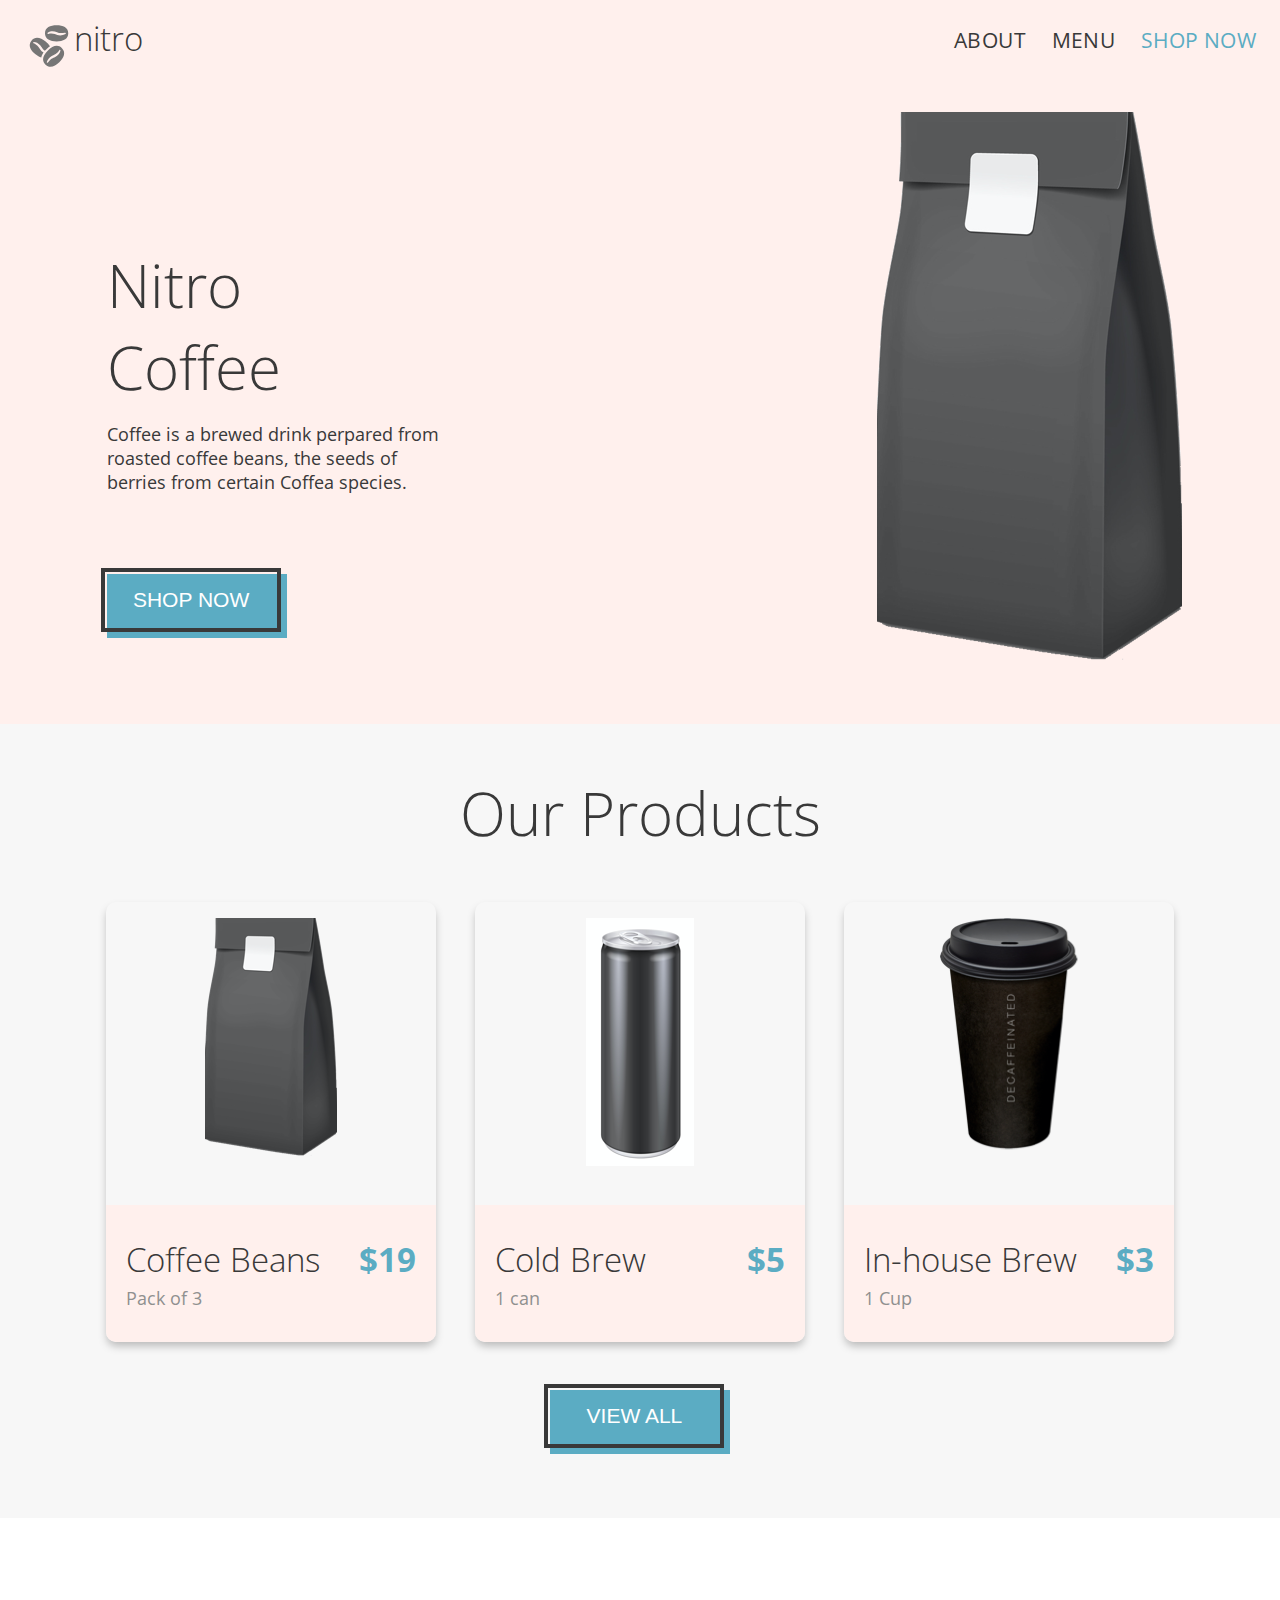
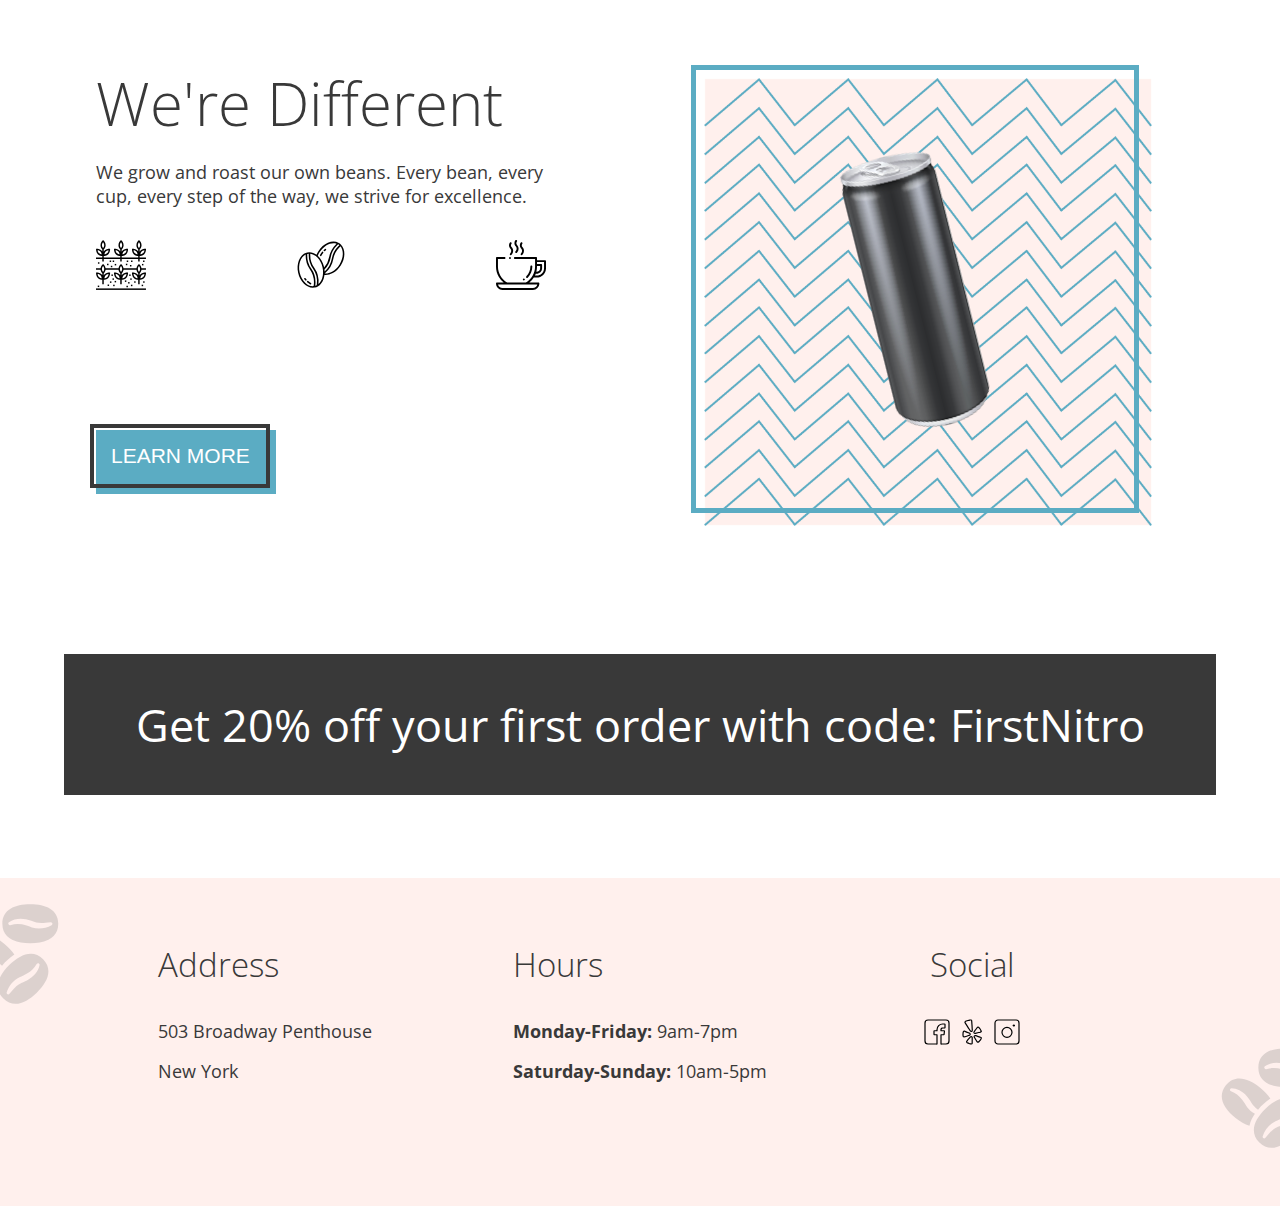
<file: index.html>
<!DOCTYPE html>
<html lang="en">
<head>
    <meta charset="UTF-8">
    <meta name="viewport" content="width=device-width, initial-scale=1.0">
    <meta name="description" content="home page of coffee shop with products">
    <meta name="keywords" content="coffee shop,cofffee,coffee beans,cold brew,in-house brew,new york">
    <link href="https://fonts.googleapis.com/css2?family=Open+Sans:ital,wght@0,300;0,400;0,600;0,700;1,400&display=swap" rel="stylesheet">
    <link rel="stylesheet" href="./css/global.css">
    <link rel="stylesheet" href="./css/landing.css">
    <title>Coffee Shop | Home</title>
</head>
<body>
  <!-- Header Section Begins -->
  <section class="header-section" id="header-section" >

      <!-- Nav bar begins -->
        <div class="header-section__nav-container">
          <nav class="header-section__nav-bar nav-bar" id="nav-bar">

            <div class="header-section__logo-container">  
              <a class="header-section__logo-link" href="./index.html"><img class="header-section__logo" id="bean-logo" src="./assets/images/coffee-beans-logo-and-footer.svg"  alt="coffee bean logo"></a>
              <h2 class="header-section__heading nav-heading" id="nitro-heading"><a href="./index.html">nitro</a></h2>
            </div>
            
              <ul class="header-section__nav-links">
              <li class="header-section__nav-option nav-link">
                <a class="header-section__nav-link uppercase" href="./index.html">About</a>
              </li>
              <li class="header-section__nav-option nav-link">
                <a class="header-section__nav-link uppercase" href="../pages/menu.html">Menu</a>
              </li>
              <li class="header-section__nav-option nav-link">
                <a class="header-section__nav-link uppercase" href="./pages/menu.html"><span class="no-wrap">Shop Now</span></a>
              </li>
            </ul>
          </nav>
        </div>
        <div class="header-section__hero-container">

          <div class="header-section__cta-container">
            <header>
              <h1 class="header-section__heading">Nitro Coffee</h1>
            </header>
            <p class="header-section__tagline" id="coffee-definition">Coffee is a brewed drink perpared from roasted coffee beans, the seeds of berries from certain Coffea species.</p>
            <div class="btn-wrapper">
                <button class="header-section__button--shop-now btn uppercase"><a href="./pages/menu.html">Shop Now</a></button>
              <div class="under-button"></div>
            </div>
          </div>

          <div class="header-section__hero-image-container">
            <img class="header-section__hero-image" src="./assets/images/coffeebeans-hero.png" alt="coffee bag">
          </div>
        </div>
    </section>
    <!-- Header Section Ends -->
      
    <!-- Main Begins -->
    <main class="main" id="main">
        
        <!-- Our Products Section Begins -->
      <section class="our-products-section" id="our-products-section">
        <header>
          <h2 class="our-products-section__heading">Our Products</h2>
        </header>

        <div class="our-products-section__card-container">

          <!-- Card 1 -->
          <div class="card">
            <img class="card__product-image" src="./assets/images/coffeebeans.png" alt="a bag of premium coffee beans">
            <div class="card__product-info">
              <div class="card__main-text">
                <h3 class="card__product-heading"><span class="no-wrap">Coffee Beans</span></h3>
                <p class="product-card__price inline-block">$19</p>
              </div>
              <p class="card__product-quantity">Pack of 3</p>
            </div>
          </div>

          <!-- Card 2 -->
          <div class="card">
            <img class="card__product-image" src="./assets/images/coldbrew.png" alt="a can of cold brew coffee">
            <div class="card__product-info">
              <div class="card__main-text">
                <h3 class="card__product-heading"><span class="no-wrap">Cold Brew</span></h3>
                <p class="product-card__price inline-block">$5</p>
              </div>
              <p class="card__product-quantity">1 can</p>
            </div>
          </div>

          <!-- Card 3 -->
          <div class="card">
            <img class="card__product-image" src="./assets/images/inhousebrew.png" alt="in-house brew coffee in a paper cup">
            <div class="card__product-info">
              <div class="card__main-text">
                <h3 class="card__product-heading"><span class="no-wrap">In-house Brew</span></h3>
                <p class="product-card__price inline-block">$3</p>
              </div>
              <p class="card__product-quantity">1 Cup</p>
            </div>
          </div>

        </div> 
        <div class="our-products-section__btn-div">
          <div class="btn-wrapper">
                <button class="header-section__button--shop-now btn uppercase"><a href="./pages/menu.html">View All</a></button>
            <div class="under-button"></div>
          </div>
        </div>

      </section>
        <!-- Our Products Section Ends -->
              
        <!-- Discount Section Begins -->
        <section class="discount-section" id="discount-section">

          <div class="discount-section__container">
          
            <div class="discount-section__cta--container">
              
              <div class="discount-section__cta-text--container">
                
                
                <div class="discount-section__text-container"></div>
                
                <header>
                  <h2 class="discount-section__heading"><span class="no-wrap">We're Different</span></h2>
                </header>
                <p class="discount-section__heading__tagline">We grow and roast our own beans. Every bean, every cup, every step of the way, we strive for excellence.</p>
                
              </div> <!-- end of discount-section__cta-text--container -->
              
              <div class="discount-section__icon-container">
                <img class="discount__icons" src="./assets/images/planting.svg" alt="icon of a plant">
                <img class="discount__icons" src="./assets/logos/coffee-beans.svg" alt="icon of a coffee bean">
                <img class="discount__icons" src="./assets/images/coffee-cup.svg" alt="icon of a coffee cup">
              </div> <!-- end of discount-section__icon-container -->

              <div class="discount-section__btn-div">
                <div class="btn-wrapper">
                    <button class="discount-section__button--learn-more btn uppercase"><span class="no-wrap"><a href="./index.html">Learn More</a></span></button>
                  <div class="under-button"></div>
                </div>
              </div> <!-- discount-section__btn-div -->

            </div> <!-- end of discount-section__cta--container  -->
            
            <div class="discount-section__image-container">
              <div class="discount-section__image--offset">
                <span aria-describedby="image of a tilted can of cold brew coffee"></span>

                <div class="discount-section__image--background">
                </div>
              </div>
            </div>
          </div>
            
            
           <!-- end of discount-section__container-->
          <div class="discount-section__banner">
            <p class="discount-section__discount-text">Get 20% off your first order with code: <span class="discount-section__discount-span text-strong">FirstNitro</span></p>
          </div>

        </section>
        <!-- Discount Section Ends -->
  
      </main>
      <!-- Main Ends -->
      
      <!-- Footer section begins -->
    <footer class="footer-section" id="footer-section">
      <img class="footer-section__bean-logo" src="./assets/images/coffee-beans-logo-and-footer.svg" alt="a coffee bean icon">
      <div class="footer-section__column-container">
  
        <div class="footer-section__address-container" id="address-container">
          <h3 class="footer-section__address-heading nav-heading">Address</h3>
          <p class="footer-section__address-text">503 Broadway Penthouse</p>
          <p class="footer-section__address-text">New York</p>
        </div>
  
        <div class="footer-section__hours-container" id="hours-container">
          <hours-section-text__container>
            <h3 class="footer-section__hours-heading nav-heading">Hours</h3>
            <p class="footer-section__hours-text"><strong>Monday-Friday:</strong> 9am-7pm</p>
            <p class="footer-section__hours-text"><strong>Saturday-Sunday:</strong> 10am-5pm</p>
          </hours-section-text__container>
        </div>

        <div class="footer-section__socials-container" id="social-container">
          <h3 class="footer-section__socials-heading nav-heading">Social</h3>
    
          <div class="social-icons__container">
            <a class="footer-section__social-links" href="https://www.facebook.com/" target="_blank"><img class="footer-section__socials-icon"
              src="./assets/images/Facebook-Icon.svg" alt="coffee shop facebook link"></a>
            <a class="footer-section__social-links" href="https://www.yelp.com/" target="_blank"><img class="footer-section__socials-icon" src="./assets/images/Yelp-Icon.svg" alt="coffee shop yelp link"></a>
            <a class="footer-section__social-links" href="https://www.instagram.com/" target="_blank"><img class="footer-section__socials-icon" src="./assets/images/Instagram-Icon.svg" alt="coffee shop yelp link"></a>
          </div>
        </div>
      </div>
      <img class="footer-section__bean-logo" src="./assets/images/coffee-beans-logo-and-footer.svg" alt="a coffee bean icon">
      <!-- <small class="centered copyright">Copyright Some Coffee Shop &copy; <span id="year"></span></small> -->
    </footer>
    <!-- Footer Ends-->

    <!-- <script>
      let year = new Date().getFullYear();
      document.getElementById("year").textContent = year;
    </script> -->
</body>
</html>
</file>
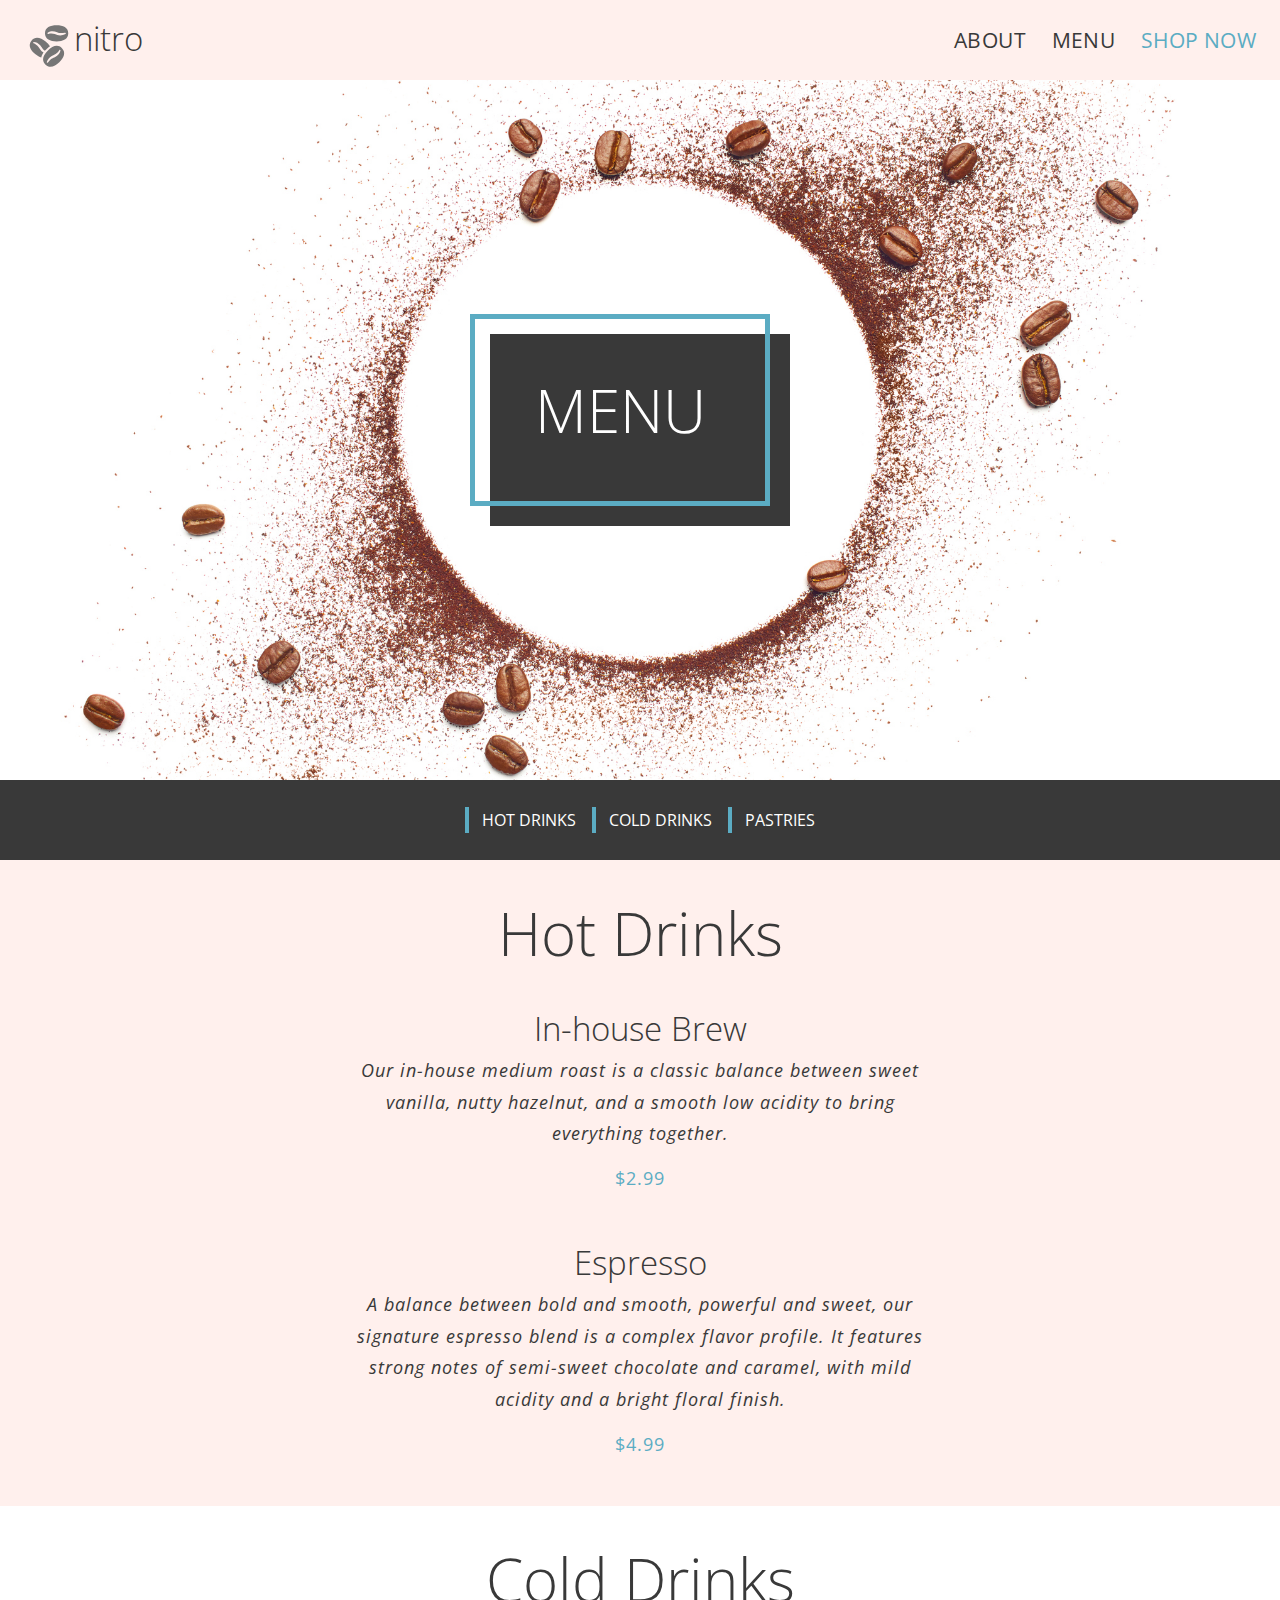
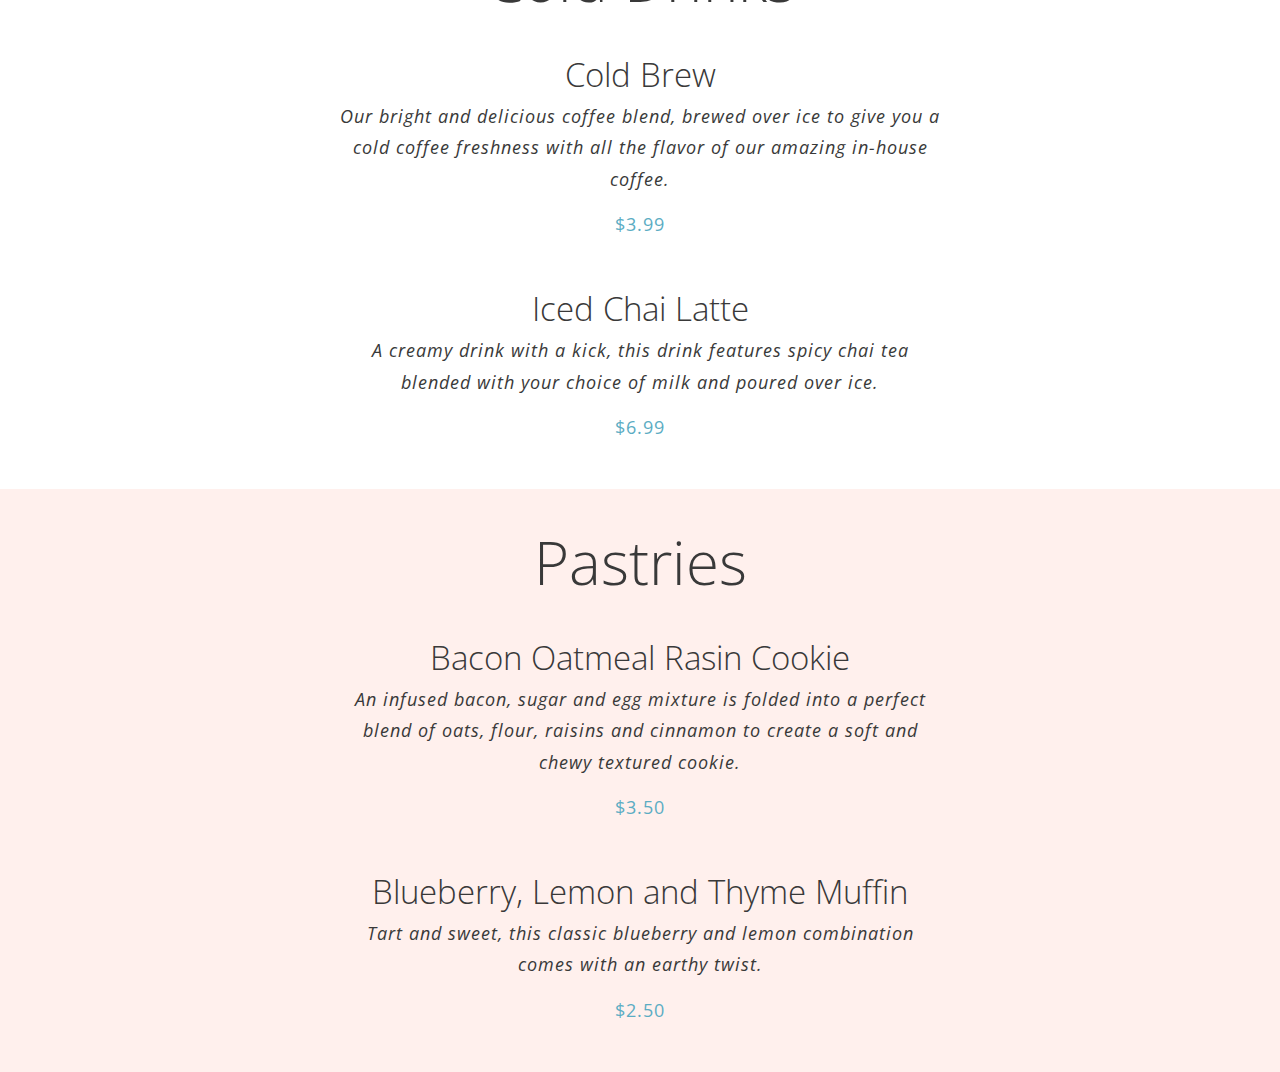
<file: pages/menu.html>
<!DOCTYPE html>
<html lang="en">
  <head>
    <meta charset="UTF-8">
    <meta name="viewport" content="width=device-width, initial-scale=1.0">
    <meta name="description" content="menu page of coffee shop with prices">
    <meta name="keywords" content="coffee shop,cofffee,coffee beans,cold brew,in-house brew,new york">
    <link
      href="https://fonts.googleapis.com/css2?family=Open+Sans:ital,wght@0,300;0,400;0,600;0,700;1,400&display=swap"
      rel="stylesheet">
    <link rel="stylesheet" href="../css/global.css">
    <link rel="stylesheet" href="../css/menu.css">
    <title>Coffee Shop | Menu</title>
  </head>
  <body>
    <!-- Header Section Begins -->
    <section class="header-section" id="header-section">

        <div class="header-section__nav-container">
          <nav class="header-section__nav-bar nav-bar" id="nav-bar">

            <div class="header-section__logo-container">  
              <a class="header-section__logo-link" href="../index.html"><img class="header-section__logo" id="bean-logo" src="../assets/images/coffee-beans-logo-and-footer.svg"  alt="coffee bean logo"></a>
              <h2 class="header-section__heading nav-heading" id="nitro-heading"><a href="../index.html">nitro</a></h2>
            </div>

            <ul class="header-section__nav-links inline-block">
              <li class="header-section__nav-option nav-link inline-block">
                <a class="header-section__nav-link uppercase" href="../index.html">About</a>
              </li>
              <li class="header-section__nav-option nav-link inline-block">
                <a class="header-section__nav-link uppercase" href="./menu.html">Menu</a>
              </li>
              <li class="header-section__nav-option nav-link">
                <a class="header-section__nav-link uppercase" href="./menu.html"><span class="no-wrap">Shop Now</span></a>
            </ul>
            <!-- Nav bar ends -->
          </nav>
        </div>
        <div class="container">
          <div class="header-section__heading--container">
            <h1 class="header-section__heading uppercase">Menu</h1>
            <span aria-describedby="image of a ring of fine coffee grounds on a white table"></span>
          </div>
        </div>
      </header>
    </section>
    <!-- Header Section Ends -->

    <!-- Menu Begins -->
    <main class="main" id="main">
      
      <nav class="main__nav-menu" id="main__nav-menu">
        <ul class="main__section-nav-links">
          <li class="main__section-nav-option">
            <a class="main__section-nav-link uppercase" href="#hot-drinks-section">Hot Drinks</a>
          </li>
          <li class="main__section-nav-option">
            <a class="main__section-nav-link uppercase" href="#cold-drinks-section">Cold Drinks</a>
          </li>
          <li class="main__section-nav-option">
            <a class="main__section-nav-link uppercase" href="#pastries-section">Pastries</a>
          </li>
        </ul>
      </nav>

      <!-- Menu Article which wraps menu items sections begins -->
      <article class="menu--article centered" id="menu--article">

        <!-- Hot Drinks Begins-->
        <section class="hot-drinks-section" id="hot-drinks-section">

          <h2 class="hot-drinks-section__heading" id="hot-drinks-section__heading">Hot Drinks</h2>
          <h3 class="hot-drinks-section__product-heading">In-house Brew</h3>
          <p class="hot-drinks-section__item-description item-description italic">
            Our in-house medium roast is a classic balance between sweet vanilla, nutty hazelnut, and a smooth low acidity to bring everything together.
          </p>
          <p class="hot-drinks-section__item-price price">$2.99</p>

          <h3 class="hot-drinks-section__product-heading">Espresso</h3>
          <p class="hot-drinks-section__item-description item-description italic">
            A balance between bold and smooth, powerful and sweet, our signature espresso blend is a complex flavor profile. It features strong notes of semi-sweet chocolate and caramel, with mild acidity and a bright floral finish.
          </p>
          <p class="hot-drinks-section__item-price price">$4.99</p>
        </section>
        <!-- Hot Drinks Ends-->

        <!-- Cold Drinks Begins -->
        <section class="cold-drinks-section" id="cold-drinks-section">

          <h2 class="cold-drinks-section__heading" id="cold-drinks-section__heading">Cold Drinks</h2>
          <h3 class="cold-drinks-section__product-heading">Cold Brew</h3>

          <p class="cold-drinks-section__item-description item-description italic">
            Our bright and delicious coffee blend, brewed over ice to give you a
            cold coffee freshness with all the flavor of our amazing in-house
            coffee.
          </p>
          <p class="cold-drinks-section__item-price price">$3.99</p>

          <h3 class="cold-drinks-section__product-heading">Iced Chai Latte</h3>
          <p class="cold-drinks-section__item-description item-description italic">
            A creamy drink with a kick, this drink features spicy chai tea blended with your choice of milk and poured over ice.
          </p>
          <p class="cold-drinks-section__item-price price">$6.99</p>
        </section>
        <!-- Cold Drinks Ends -->

        <!-- Pastries Begins -->
        <section class="pastries-section" id="pastries-section">

          <h2 class="pastries-section__heading" id="cold-drinks-section__heading">Pastries</h2>

          <h3 class="pastries-section__product-heading">Bacon Oatmeal Rasin Cookie</h3>
          <p class="pastries-section__item-description item-description italic">
            An infused bacon, sugar and egg mixture is folded into a perfect blend of oats, flour, raisins and cinnamon to create a soft and chewy textured cookie.
          </p>
          <p class="pastries-section__item-price price">$3.50</p>

          <h3 class="pastries-section__product-heading centered">Blueberry, Lemon and Thyme Muffin</h3>
          <p class="pastries-section__item-description item-description italic">
            Tart and sweet, this classic blueberry and lemon combination comes with an earthy twist.
          </p>
          <p class="pastries-section__item-price price centered">$2.50</p>
        </section>
        <!-- Pastries Ends -->

      </article>
      <!-- Menu Article which wraps menu items sections begins -->
    
    </main>
    <!-- Menu Section Ends -->

    <!-- Footer Begins-->
    <!-- <footer class="centered">Copyright Some Coffee Shop &copy; <span id="year"></span></footer> -->
    <!-- Footer Ends-->
    <script>
      let year = new Date().getFullYear();
      document.getElementById("year").textContent = year;
    </script>
  </body>
</html>
</file>
<file: css/landing.css>
/* Multi-Section Rules */
.our-products-section, 
.header-section__hero-container {
}


/* Header Section */
.header-section__cta-container {
  display: flex;
  flex-direction: column;
  justify-content: center;
  width: 45vw;
  padding: 0 min(4rem, 5vw);
}

.header-section__hero-container {
  background: var(--pink-accent);
  display: flex;
  justify-content: space-evenly;
  padding: 2rem 0;
}

.header-section__cta-container p {
  max-width: 350px;
}

.header-section__tagline {
  margin-bottom: 1rem;
}

.header-section__hero-image-container {
  align-items: center;
  display: flex;
  justify-content: center;
  padding: 0 min(4rem, 5vw);
  width: 45vw;
}

.header-section__hero-image {
  margin: 0 0 2rem 10rem;
}


/* Our Products Section */
.our-products-section {
  align-content: center;
  padding-bottom: 8rem;
  display: flex;
  flex-direction: column;
  justify-content: center;
  flex-wrap: wrap;
  background: var(--grey-accent);
} 

.our-products-section__heading {
  text-align: center;
  margin: 3rem 0;
}


/* Button */
.our-products-section__btn-div {
  display: flex;
  justify-content: center;
  align-items: center;
  margin-top: -4rem;
}

.our-products-section .btn {
  margin-top: 3rem;
}


/* Card */
.our-products-section__card-container {
  display: flex;
  flex-direction: row;
  justify-content: center;
  text-align: center;
  flex-wrap: wrap;
  width: 90vw;
  gap: max(1rem, 3vw);
}

.card {
  height: 27.5rem;
  width: 20.65rem;
  border-radius: 10px;
  display: flex;
  flex-direction: column;
  justify-content: space-between;
  align-items: center;
  box-shadow: 0px 5px 9px -1px rgba(0, 0, 0, 0.25);
  padding-top: 1rem;
}

.card__product-heading {
  color: var(--primary-dark);
  font-weight: var(--light-font-weight);
}

.card__product-info {
  background: var(--pink-accent);
  color: var(--primary-dark);
  display: flex;
  flex-direction: column;
  justify-content: center;
  padding: 2rem 1.25rem;
  width: 100%;
  border-radius: 0 0 10px 10px;
}

.card__main-text {
  display: flex;
  gap: 2rem;
}

.product-card__price {
  color: var(--blue-accent);
  font-size: var(--heading-3-nav-heading-footer-heading-size);
  font-weight: var(--heavy-font-weight);
  margin-left: auto;
}

.card__product-quantity {
  color: var(--grey-alternate);
  align-self: flex-start;
}

/* Discount Section*/
.discount-section {
  display: flex;
  flex-direction: column;
  align-items: center;
  height: 800px;
  padding-top: 2rem;
  margin-bottom: 10rem;
}

.discount-section__container {
  display: flex;
  justify-content: space-evenly;
  margin: 6rem;
  position: relative;
}

.discount-section__cta--container {
  width: 45vw;
  padding-left: 2rem;
}

.discount-section__cta-text--container {
  /* border: 2px solid red; */
}

.discount-section__btn-div {
  position: absolute;
  bottom: 10vw;
}

.discount-section__heading {
  margin: 1rem 0;
}

.discount-section__heading__tagline {
  margin-bottom: 2rem;
  max-width: 450px;
}

.discount-section__icon-container {
  display: flex;
  justify-content: space-between;
  margin-top: 1rem;
  max-width: 450px;
}


.discount-section__image-container {
  display: flex;
  justify-content: center;
  align-items: center;
  width: 45vw;
  /* border: 2px solid blue; */
}

.discount-section__image--offset {
  position: relative;
  margin: 2rem 0;
  width: 35vw;
  height: 35vw;
  background: url("../assets/images/coldbrewbackground.png") center center / cover;
}

.discount-section__image--background {
  background-image: url("../assets/images/tiltedcan.png");
  background-position: center center;
  background-repeat: no-repeat;
  position: relative;
  bottom: 0.8rem;
  right: 0.8rem;
  width: 100%;
  height: 100%;
  border: 5px solid var(--blue-accent); 
  display: flex;
}

h1.header-section__heading  {
  align-items: center;
  display: flex;
  height: 12rem;
  justify-content: center;
  left: -1.25rem;
  width: 18.75rem;
}

.discount__image {
  height: 17.5rem;
}

.discount-section__banner {
  background: var(--primary-dark);
  color: #fff;
  padding: 2.5rem;
  display: flex;
  justify-content: center;
  align-items: center;
  margin-bottom: 8rem;
  width: 90%; 
  font-size: 4rem;
}

.discount-section__discount-text {
  font-size: var(--discount-text);
}


/* Footer Section */
.footer-section {
  align-items: center;
  background-color: var(--pink-accent);
  display: flex;
  justify-content: center;
  padding: 4rem 1rem;
  position: relative;
}

.footer-section__column-container {
  display: flex; 
  flex-wrap: wrap;
  gap: 2rem;
  justify-content: center;
}

.footer-section__address-container {
  height: 200px;
  width: 300px;
}

.footer-section__address-text:last-of-type,
.footer-section__hours-text:last-of-type {
  margin-bottom: 2rem;
}

.footer-section__address-text,
.footer-section__hours-text {
  margin-bottom: 1rem;
}

.footer-section__hours-container {
  align-items: center;
  display: flex;
  flex-direction: column;
  height: 200px;
  width: 300px; 
}

.footer-section__socials-container {
  align-items: center;
  display: flex;
  flex-direction: column;
  height: 200px;
  width: 300px;
}

.footer-section__social-links {
  margin-inline: 0.2rem;
}

.footer-section .nav-heading {
  margin-bottom: 2rem;
}

.footer-section__bean-logo {
  position: absolute;
  opacity: 0.25;
  width: 7.5rem;
}

.footer-section__bean-logo:first-of-type {
  position: absolute;
  left: -3rem;
  top: 1rem;
}

.footer-section__bean-logo:last-of-type {
  right: -3rem;
  bottom: 3rem;
}
</file>
<file: css/menu.css>
/* Header Section */
.header-section .container {
    align-items: center;
    background: url("../assets/images/coffee-circle.jpg") center center / cover;
    display: flex;
    flex-direction: column;
    height: 700px;
    justify-content: center;
    width: 100%;
}

.header-section__heading--container {
    background: var(--primary-dark);
    align-items: center;
    display: flex;
    height: 12rem;
    justify-content: center;
    position: relative;
    width: 18.75rem;
}

h1.header-section__heading  {
    align-items: center;
    border: 5px solid var(--blue-accent);
    color: #fff;
    display: flex;
    height: 12rem;
    justify-content: center;
    left: -1.25rem;
    position: absolute;
    top: -1.25rem;
    width: 18.75rem;
}

/* Grey nav-bar menu */
.main__nav-menu {
    align-items: center;
    background: var(--primary-dark);
    color: #fff;
    display: flex;
    height: 5rem;
    justify-content: center;
}

.main__nav-menu ul {
    display: flex;
    gap: 1rem;
    list-style: none;
}

.main__nav-menu ul li::before {
    border: 2px solid var(--blue-accent);
    content: "";    
    margin-right: 0.8rem;
}

/* Multi-Section Rules */
.price {
    padding-bottom: 2rem;
}

/* Menu Article which wraps Hot Drinks/ Cold Drinks & Pastries sections */
.menu--article section {
    align-items: center;
    display: flex;
    flex-direction: column;
    justify-content: center;
    padding-top: 2rem;
}

.menu--article section h2 {
    margin-bottom: 2rem;
}

.menu--article section p {
    letter-spacing: 1px;
    line-height: 1.75;
    margin-bottom: 0.85rem;
    max-width: 600px;
}

/* Hot Drinks Section */
.hot-drinks-section, 
.pastries-section {
    background: var(--pink-accent);
}
</file>
<file: css/global.css>
/* CSS Reset */
*,
*::before,
*::after {
    box-sizing: border-box;
    margin: 0;
    padding: 0;
}

/* Scrolling */
html {
    overflow-x: hidden;
    scroll-behavior: smooth;
}

/* Fonts */
body {
    color: var(--primary-dark);
    font-family: "Open Sans", "Arial", sans-serif;
    font-weight: 400;
}

/* Custom Variables */
:root {
/* Colors */
    --blue-accent: #5BACC3;
    --grey-accent: #F7F7F7;
    --pink-accent: #FFF0ED;
    --primary-dark: #393939;
    --grey-alternate: #909090;

/* Font Sizes */
    --discount-text: 2.813rem;
    --heading-1-and-2-size: 3.75rem;
    --heading-3-nav-heading-footer-heading-size: 2.063rem;
    --nav-link-and-button: 1.313rem;
    --paragraph-p: 1.125rem;

/* Font Weights */
    --light-font-weight: 300;
    --heavy-font-weight: 700;
}

/* Utility Classes */
.centered {
    text-align: center;
}

.uppercase {
    text-transform: uppercase;
}

.italic {
    font-style: italic ;
}

.no-wrap {
    white-space: nowrap;
}

.inline-block {
    display: inline-block;
}


/* Typography */
h1, 
h2 {
    font-size: var(--heading-1-and-2-size);
    font-weight: var(--light-font-weight);
}

h3,
.nav-heading,
.footer-heading {
    font-size: var(--heading-3-nav-heading-footer-heading-size);
    font-weight: var(--light-font-weight);
    margin-bottom: 0.25rem;
}

p {
    font-size: var(--paragraph-p);
}

a {
    color: inherit;
    text-decoration: none;
}

.discount-text {
    font-size: var(--discount-text);
}

.discount-text-strong {
    font-weight: 700;
}

/* .copyright {
    display: block;
} */

/* Reusable classes */
.price {
    color: var(--blue-accent)
}



/* Buttons */
.btn {
    background: transparent;
    position: relative;
    border: 4px solid var(--primary-dark);
    color: #fff;
    outline: none;
    height: 4rem;
    width: 11.25rem;
    cursor: pointer;
    top: 3.65rem;
    right: 0.35rem;
    z-index: 1;
}

.btn-wrapper {
    width: 11.25rem;
}

.under-button {
    background-color: var(--blue-accent);
    height: 4rem;
    width: 11.25rem;
    position: absolute;
}

.btn,
.nav-link {
    font-size: var(--nav-link-and-button);
}

.btn:active {
    top: 4rem;
    right: 0;
}


/* Header */
.header-section__logo-container {
    align-items: center;
    display: flex;
    justify-content: space-between;
}

.header-section__logo {
    margin-top: 1rem;
}

.header-section__logo,
.discount__icons,
.footer-section__social-links {
    width: 3.125rem;
}

/* Nav-bar */
.header-section__nav-container {
    align-items: center;
    background: var(--pink-accent);
    display: flex;
    height: 5rem;
    justify-content: center;
}

.header-section__nav-bar {
    display: flex;
    justify-content: space-between;
    margin-inline: 1.5rem;
    max-width: 1600px;
    width: 100%;
}

.header-section__nav-bar ul {

    align-items: center;
    display: flex;
    gap: min(2rem, 2vw);
    justify-content: center;
}

.header-section__nav-container li {
    letter-spacing: 0.025rem;
    list-style: none;
}

.nav-bar li:last-of-type {
    color: var(--blue-accent);
}
</file>
